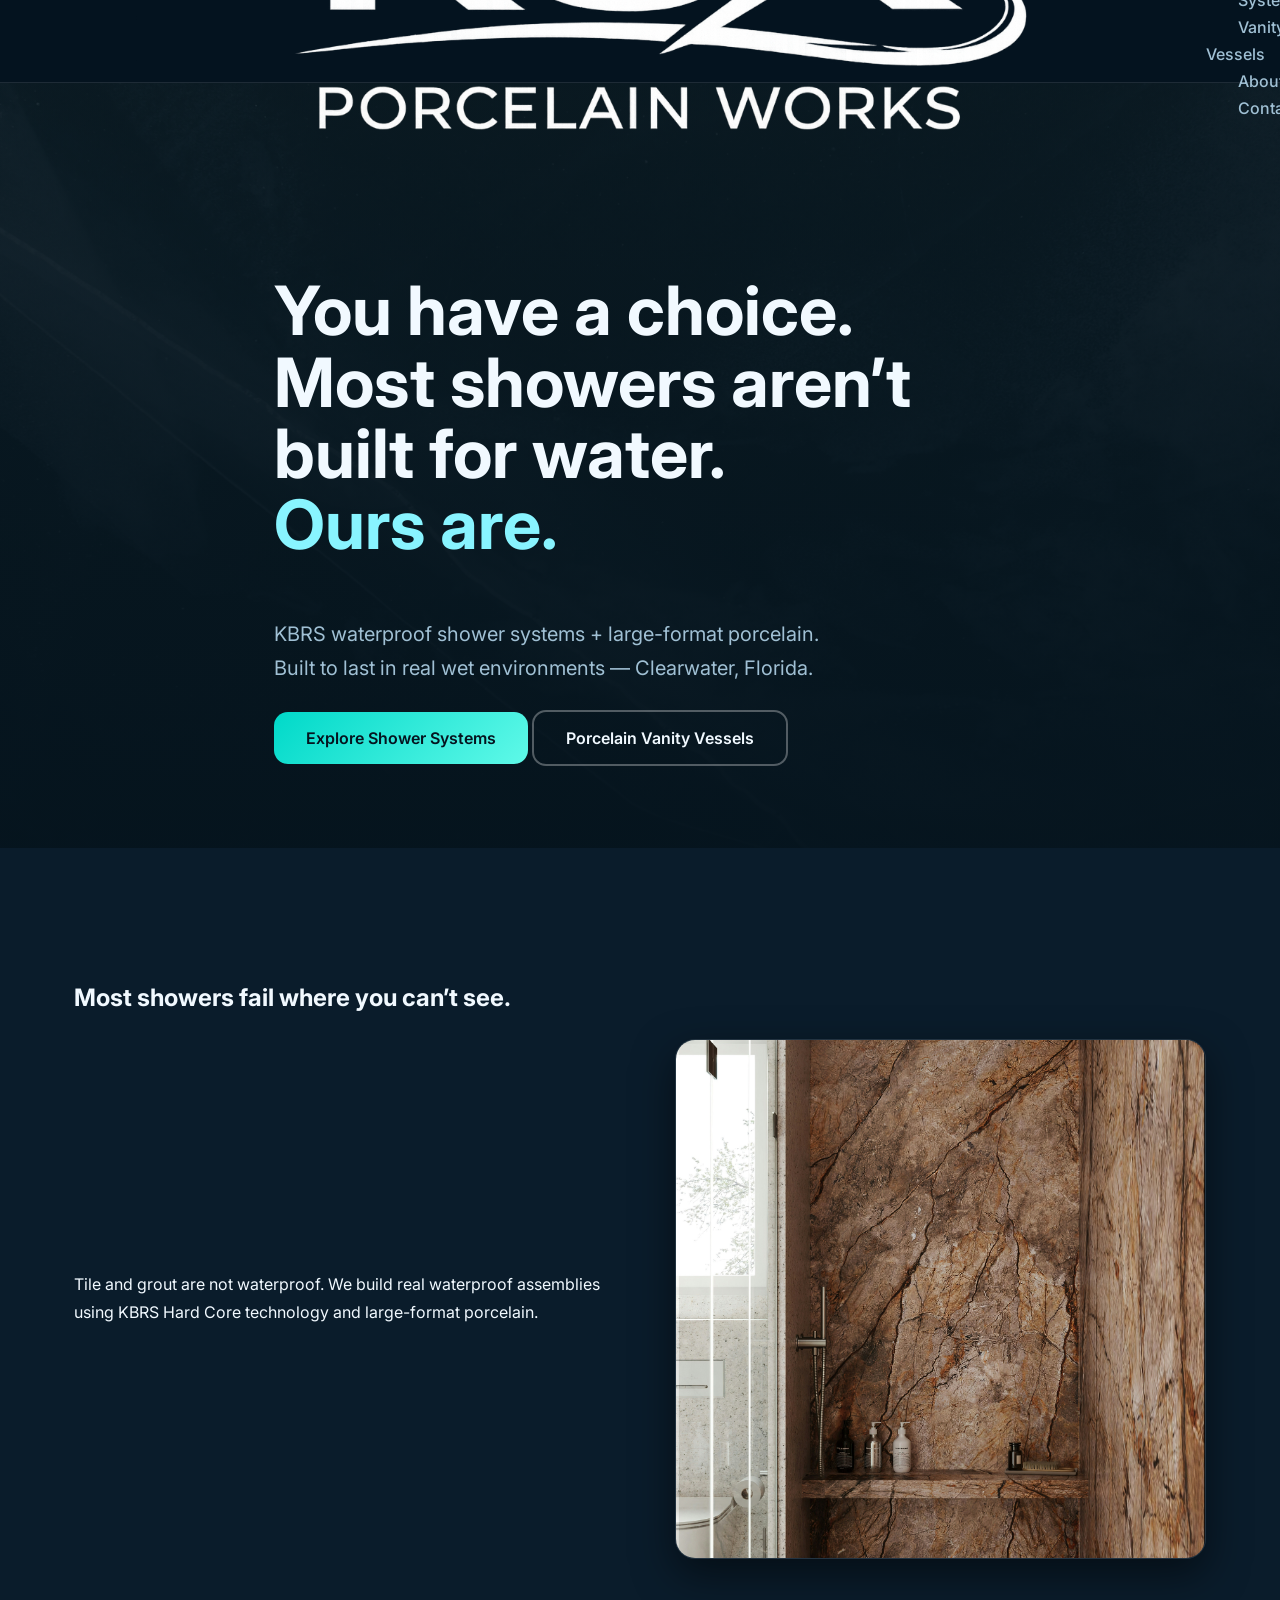
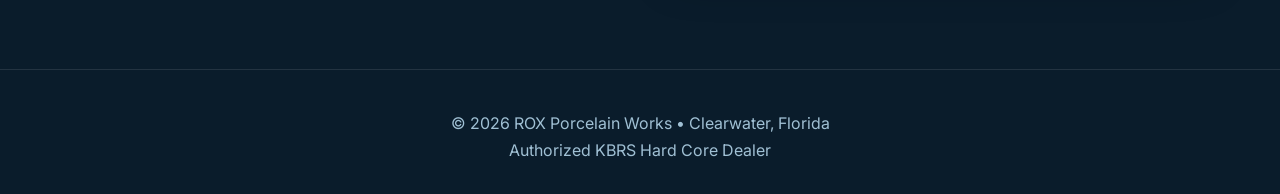
<file: index.html>
<!doctype html>
<html lang="en">
<head>
  <meta charset="utf-8" />
  <title>ROX Porcelain Works | Showers Built for Water</title>
  <meta name="viewport" content="width=device-width, initial-scale=1" />
  <meta name="description" content="KBRS waterproof shower systems and porcelain-clad vanity vessels in Clearwater, FL." />

  <link rel="preconnect" href="https://fonts.googleapis.com">
  <link rel="preconnect" href="https://fonts.gstatic.com" crossorigin>
  <link href="https://fonts.googleapis.com/css2?family=Inter:wght@400;500;600;700;800&display=swap" rel="stylesheet">

  <link rel="stylesheet" href="styles.css">
</head>

<body>

<header class="site-header">
  <div class="container header-inner">
    <img src="logo.png" alt="ROX Porcelain Works" class="logo" style="height: 72px;">
    <nav class="nav">
      <a href="index.html">Home</a>
      <a href="systems.html">Systems</a>
      <a href="vanity.html">Vanity Vessels</a>
      <a href="about.html">About</a>
      <a href="contact.html">Contact</a>
    </nav>
  </div>
</header>

<section class="hero" style="background: linear-gradient(rgba(8,22,21,0.75), rgba(8,22,21,0.88)), url('hero.jpg') center/cover no-repeat; min-height: 85vh;">
  <div class="container hero-content">
    <h1>You have a choice.<br>Most showers aren’t built for water.<br><span class="highlight">Ours are.</span></h1>
    <p class="hero-sub">
      KBRS waterproof shower systems + large-format porcelain.<br>
      Built to last in real wet environments — Clearwater, Florida.
    </p>
    <div class="hero-actions">
      <a href="systems.html" class="btn primary">Explore Shower Systems</a>
      <a href="vanity.html" class="btn ghost">Porcelain Vanity Vessels</a>
    </div>
  </div>
</section>

<section class="section">
  <div class="container">
    <h2 class="centered">Most showers fail where you can’t see.</h2>
    <div class="split">
      <div>
        <p>Tile and grout are not waterproof. We build real waterproof assemblies using KBRS Hard Core technology and large-format porcelain.</p>
      </div>
      <img src="shower.jpg" alt="Porcelain shower system" class="image-card">
    </div>
  </div>
</section>

<footer class="site-footer">
  <div class="container footer-inner">
    <div>© <span id="year"></span> ROX Porcelain Works • Clearwater, Florida</div>
    <div>Authorized KBRS Hard Core Dealer</div>
  </div>
</footer>

<script>
  document.getElementById("year").textContent = new Date().getFullYear();
</script>

</body>
</html>
</file>
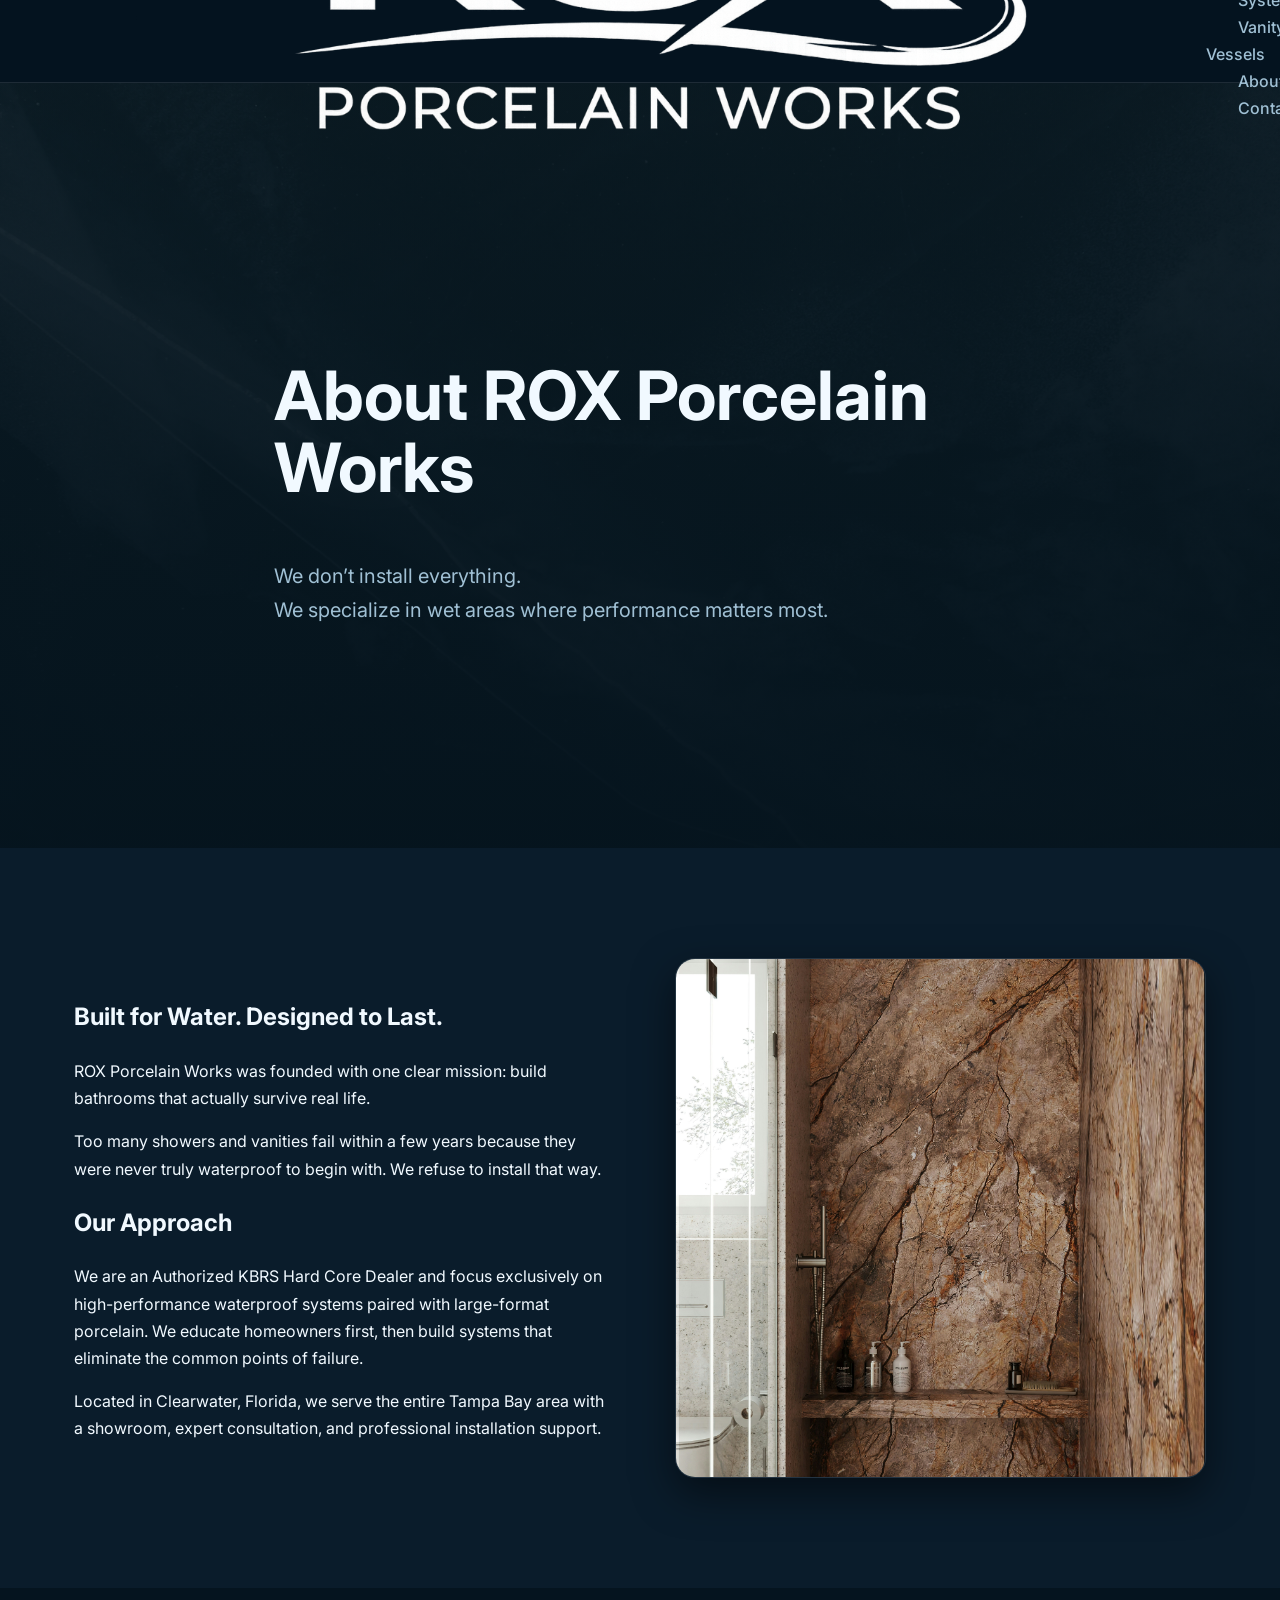
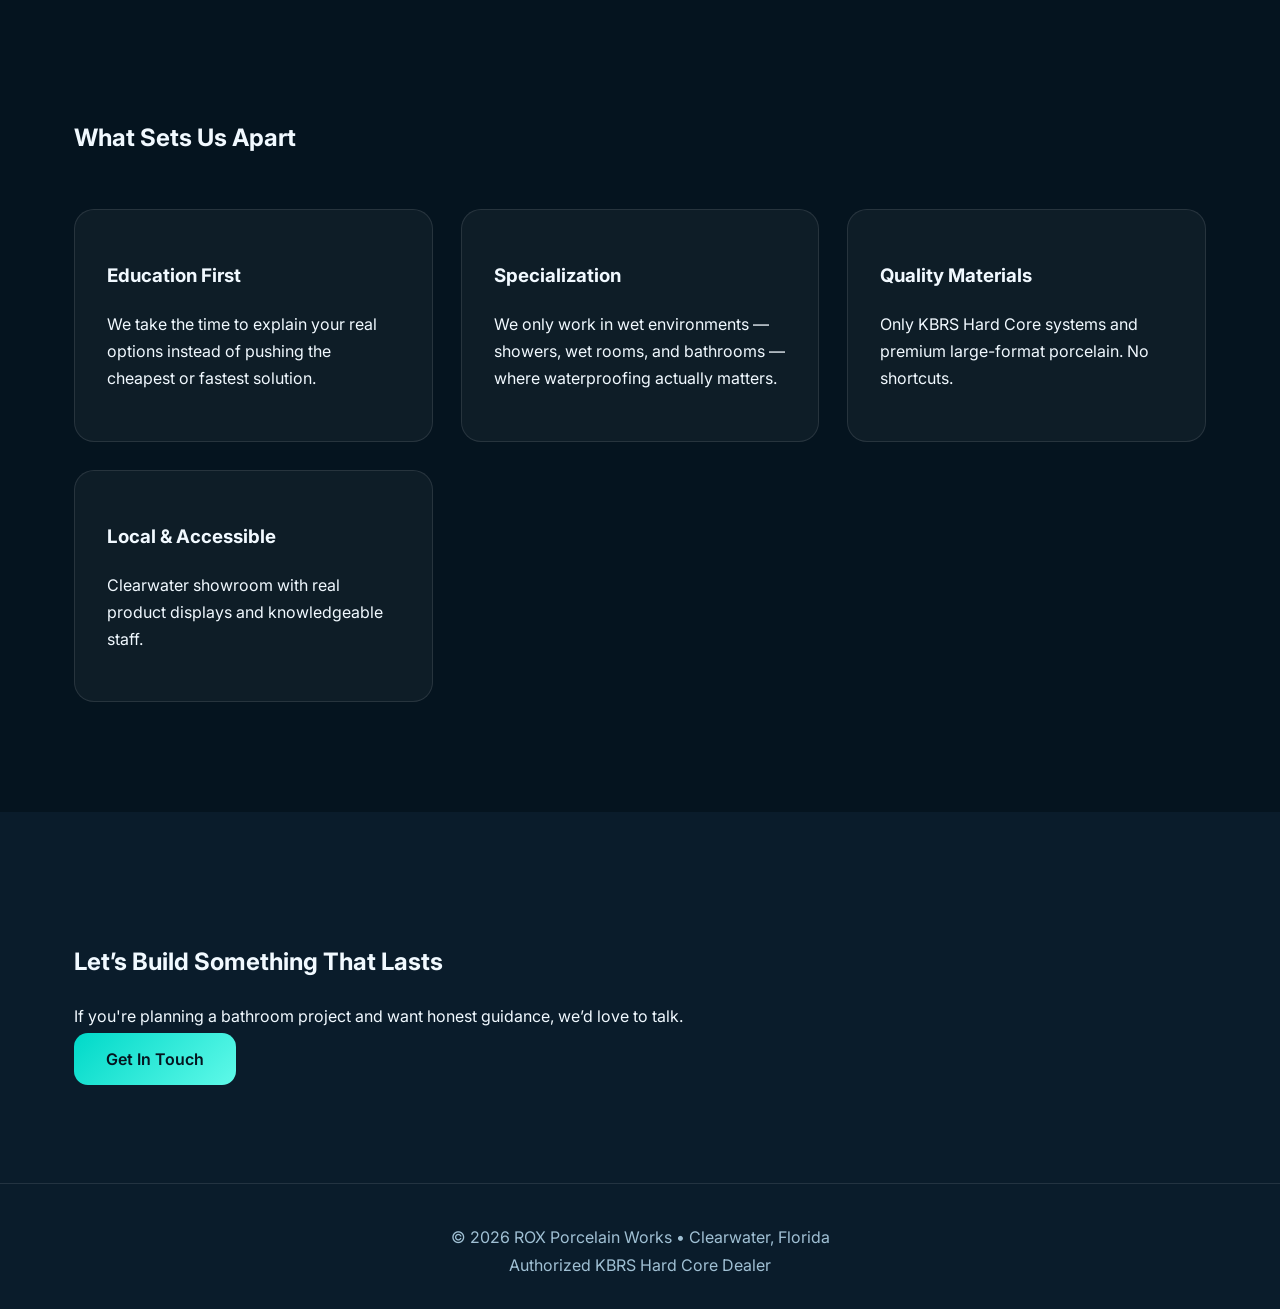
<file: about.html>
<!doctype html>
<html lang="en">
<head>
  <meta charset="utf-8" />
  <title>About Us | ROX Porcelain Works</title>
  <meta name="viewport" content="width=device-width, initial-scale=1" />
  <meta name="description" content="ROX Porcelain Works specializes in KBRS waterproof shower systems and porcelain-clad vanity vessels in Clearwater, Florida." />

  <link rel="preconnect" href="https://fonts.googleapis.com">
  <link rel="preconnect" href="https://fonts.gstatic.com" crossorigin>
  <link href="https://fonts.googleapis.com/css2?family=Inter:wght@400;500;600;700;800&display=swap" rel="stylesheet">

  <link rel="stylesheet" href="styles.css">
</head>

<body>

<header class="site-header">
  <div class="container header-inner">
    <img src="logo.png" alt="ROX Porcelain Works" class="logo" style="height: 72px;">
    <nav class="nav">
      <a href="index.html">Home</a>
      <a href="systems.html">Systems</a>
      <a href="vanity.html">Vanity Vessels</a>
      <a href="about.html">About</a>
      <a href="contact.html">Contact</a>
    </nav>
  </div>
</header>

<section class="hero" style="background: linear-gradient(rgba(8,22,21,0.75), rgba(8,22,21,0.88)), url('hero.jpg') center/cover no-repeat; min-height: 70vh;">
  <div class="container hero-content">
    <h1>About ROX Porcelain Works</h1>
    <p class="hero-sub">
      We don’t install everything.<br>
      We specialize in wet areas where performance matters most.
    </p>
  </div>
</section>

<section class="section">
  <div class="container">
    <div class="split">
      <div>
        <h2>Built for Water. Designed to Last.</h2>
        <p>ROX Porcelain Works was founded with one clear mission: build bathrooms that actually survive real life.</p>
        <p>Too many showers and vanities fail within a few years because they were never truly waterproof to begin with. We refuse to install that way.</p>
        
        <h2>Our Approach</h2>
        <p>We are an Authorized KBRS Hard Core Dealer and focus exclusively on high-performance waterproof systems paired with large-format porcelain. We educate homeowners first, then build systems that eliminate the common points of failure.</p>
        
        <p>Located in Clearwater, Florida, we serve the entire Tampa Bay area with a showroom, expert consultation, and professional installation support.</p>
      </div>
      <img src="shower.jpg" alt="ROX Porcelain Works showroom" class="image-card">
    </div>
  </div>
</section>

<section class="section dark">
  <div class="container">
    <h2 class="centered">What Sets Us Apart</h2>
    <div class="card-grid">
      <div class="card">
        <h3>Education First</h3>
        <p>We take the time to explain your real options instead of pushing the cheapest or fastest solution.</p>
      </div>
      <div class="card">
        <h3>Specialization</h3>
        <p>We only work in wet environments — showers, wet rooms, and bathrooms — where waterproofing actually matters.</p>
      </div>
      <div class="card">
        <h3>Quality Materials</h3>
        <p>Only KBRS Hard Core systems and premium large-format porcelain. No shortcuts.</p>
      </div>
      <div class="card">
        <h3>Local &amp; Accessible</h3>
        <p>Clearwater showroom with real product displays and knowledgeable staff.</p>
      </div>
    </div>
  </div>
</section>

<section class="section contact">
  <div class="container contact-box">
    <h2>Let’s Build Something That Lasts</h2>
    <p>If you're planning a bathroom project and want honest guidance, we’d love to talk.</p>
    <a href="contact.html" class="btn primary" style="margin-top: 20px;">Get In Touch</a>
  </div>
</section>

<footer class="site-footer">
  <div class="container footer-inner">
    <div>© <span id="year"></span> ROX Porcelain Works • Clearwater, Florida</div>
    <div>Authorized KBRS Hard Core Dealer</div>
  </div>
</footer>

<script>
  document.getElementById("year").textContent = new Date().getFullYear();
</script>

</body>
</html>
</file>
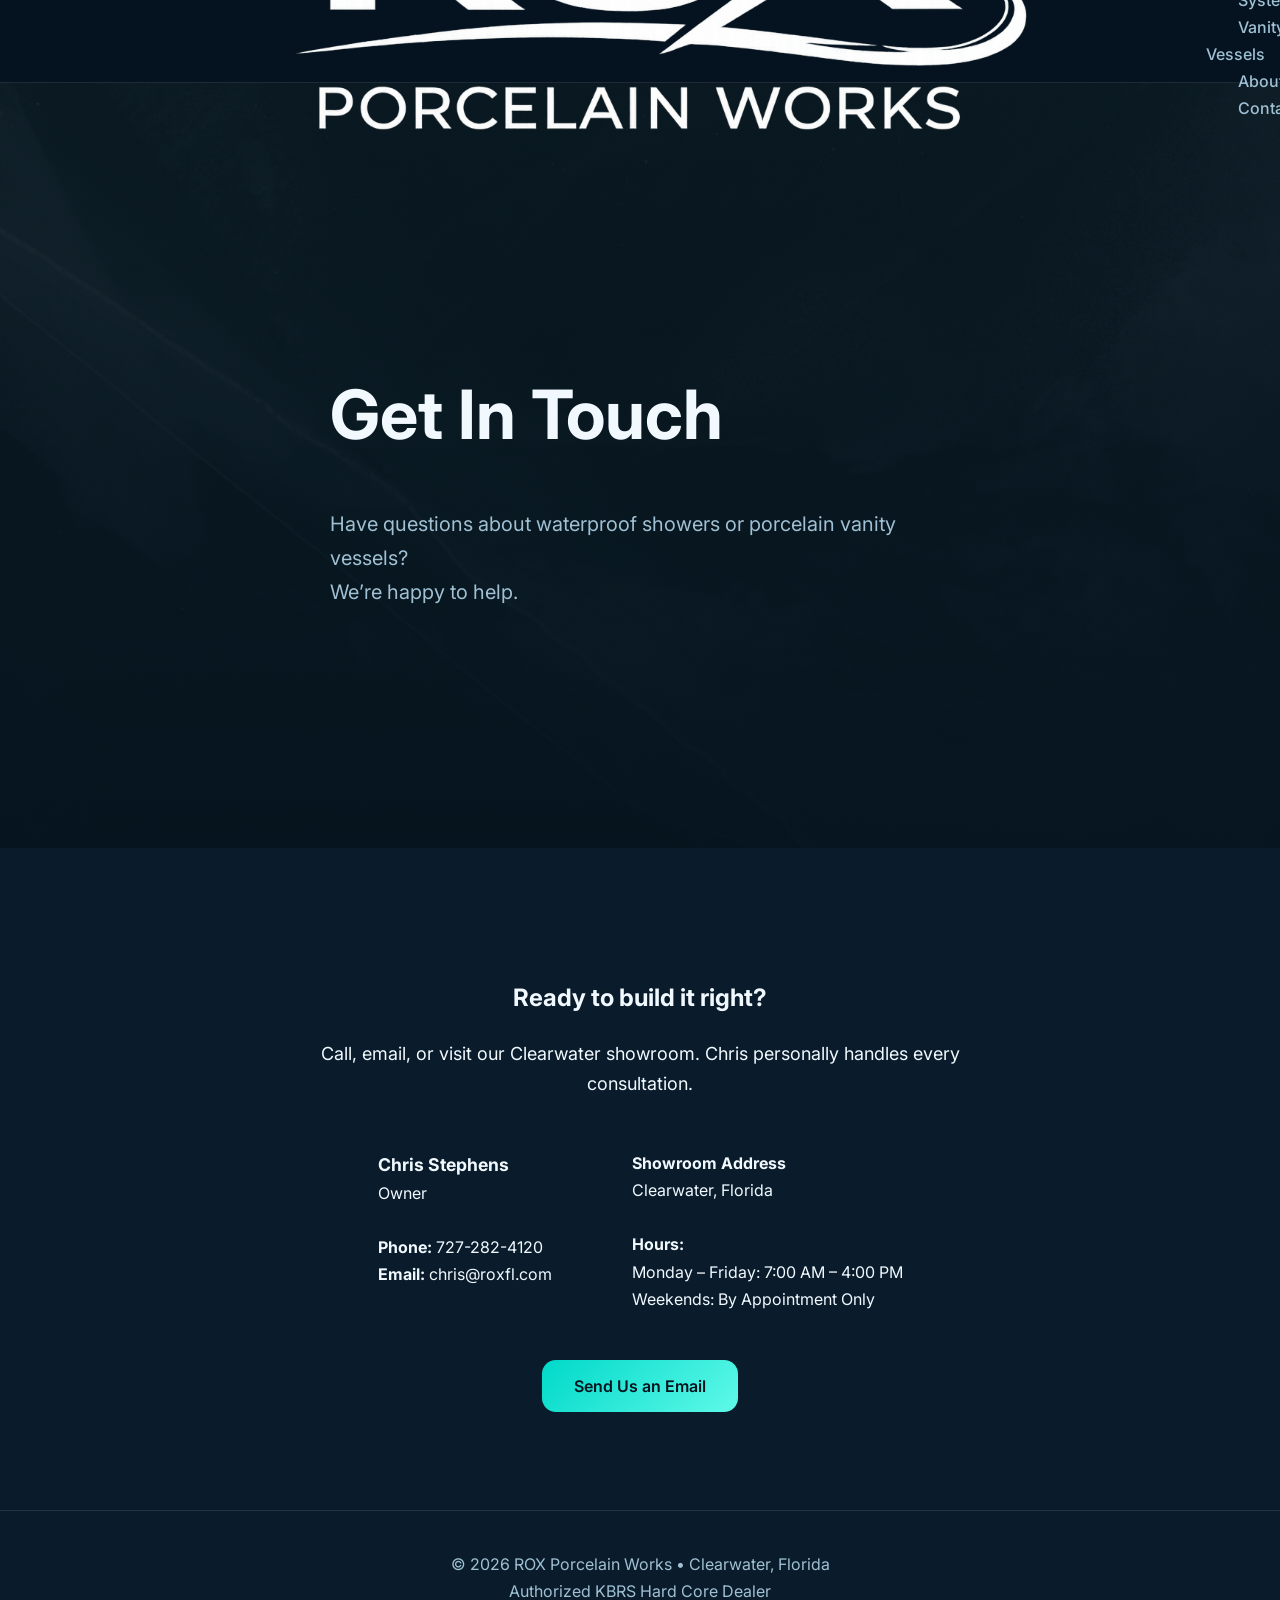
<file: contact.html>
<!doctype html>
<html lang="en">
<head>
  <meta charset="utf-8" />
  <title>Contact Us | ROX Porcelain Works</title>
  <meta name="viewport" content="width=device-width, initial-scale=1" />
  <meta name="description" content="Contact ROX Porcelain Works in Clearwater, Florida for KBRS shower systems and porcelain vanity vessels." />

  <link rel="preconnect" href="https://fonts.googleapis.com">
  <link rel="preconnect" href="https://fonts.gstatic.com" crossorigin>
  <link href="https://fonts.googleapis.com/css2?family=Inter:wght@400;500;600;700;800&display=swap" rel="stylesheet">

  <link rel="stylesheet" href="styles.css">
</head>

<body>

<header class="site-header">
  <div class="container header-inner">
    <img src="logo.png" alt="ROX Porcelain Works" class="logo" style="height: 72px;">
    <nav class="nav">
      <a href="index.html">Home</a>
      <a href="systems.html">Systems</a>
      <a href="vanity.html">Vanity Vessels</a>
      <a href="about.html">About</a>
      <a href="contact.html">Contact</a>
    </nav>
  </div>
</header>

<section class="hero" style="background: linear-gradient(rgba(8,22,21,0.75), rgba(8,22,21,0.88)), url('hero.jpg') center/cover no-repeat; min-height: 60vh;">
  <div class="container hero-content">
    <h1>Get In Touch</h1>
    <p class="hero-sub">
      Have questions about waterproof showers or porcelain vanity vessels?<br>
      We’re happy to help.
    </p>
  </div>
</section>

<section class="section">
  <div class="container contact-box" style="max-width: 700px;">
    <h2 style="text-align: center;">Ready to build it right?</h2>
    <p style="text-align: center; font-size: 18px;">Call, email, or visit our Clearwater showroom. Chris personally handles every consultation.</p>

    <div class="contact-info" style="margin-top: 50px; justify-content: center; gap: 80px;">
      <div>
        <strong style="font-size: 1.1em;">Chris Stephens</strong><br>
        Owner<br><br>
        <strong>Phone:</strong> 727-282-4120<br>
        <strong>Email:</strong> chris@roxfl.com
      </div>
      <div>
        <strong>Showroom Address</strong><br>
        Clearwater, Florida<br><br>
        <strong>Hours:</strong><br>
        Monday – Friday: 7:00 AM – 4:00 PM<br>
        Weekends: By Appointment Only
      </div>
    </div>

    <div style="text-align: center; margin-top: 60px;">
      <a href="mailto:chris@roxfl.com" class="btn primary">Send Us an Email</a>
    </div>
  </div>
</section>

<footer class="site-footer">
  <div class="container footer-inner">
    <div>© <span id="year"></span> ROX Porcelain Works • Clearwater, Florida</div>
    <div>Authorized KBRS Hard Core Dealer</div>
  </div>
</footer>

<script>
  document.getElementById("year").textContent = new Date().getFullYear();
</script>

</body>
</html>
</file>
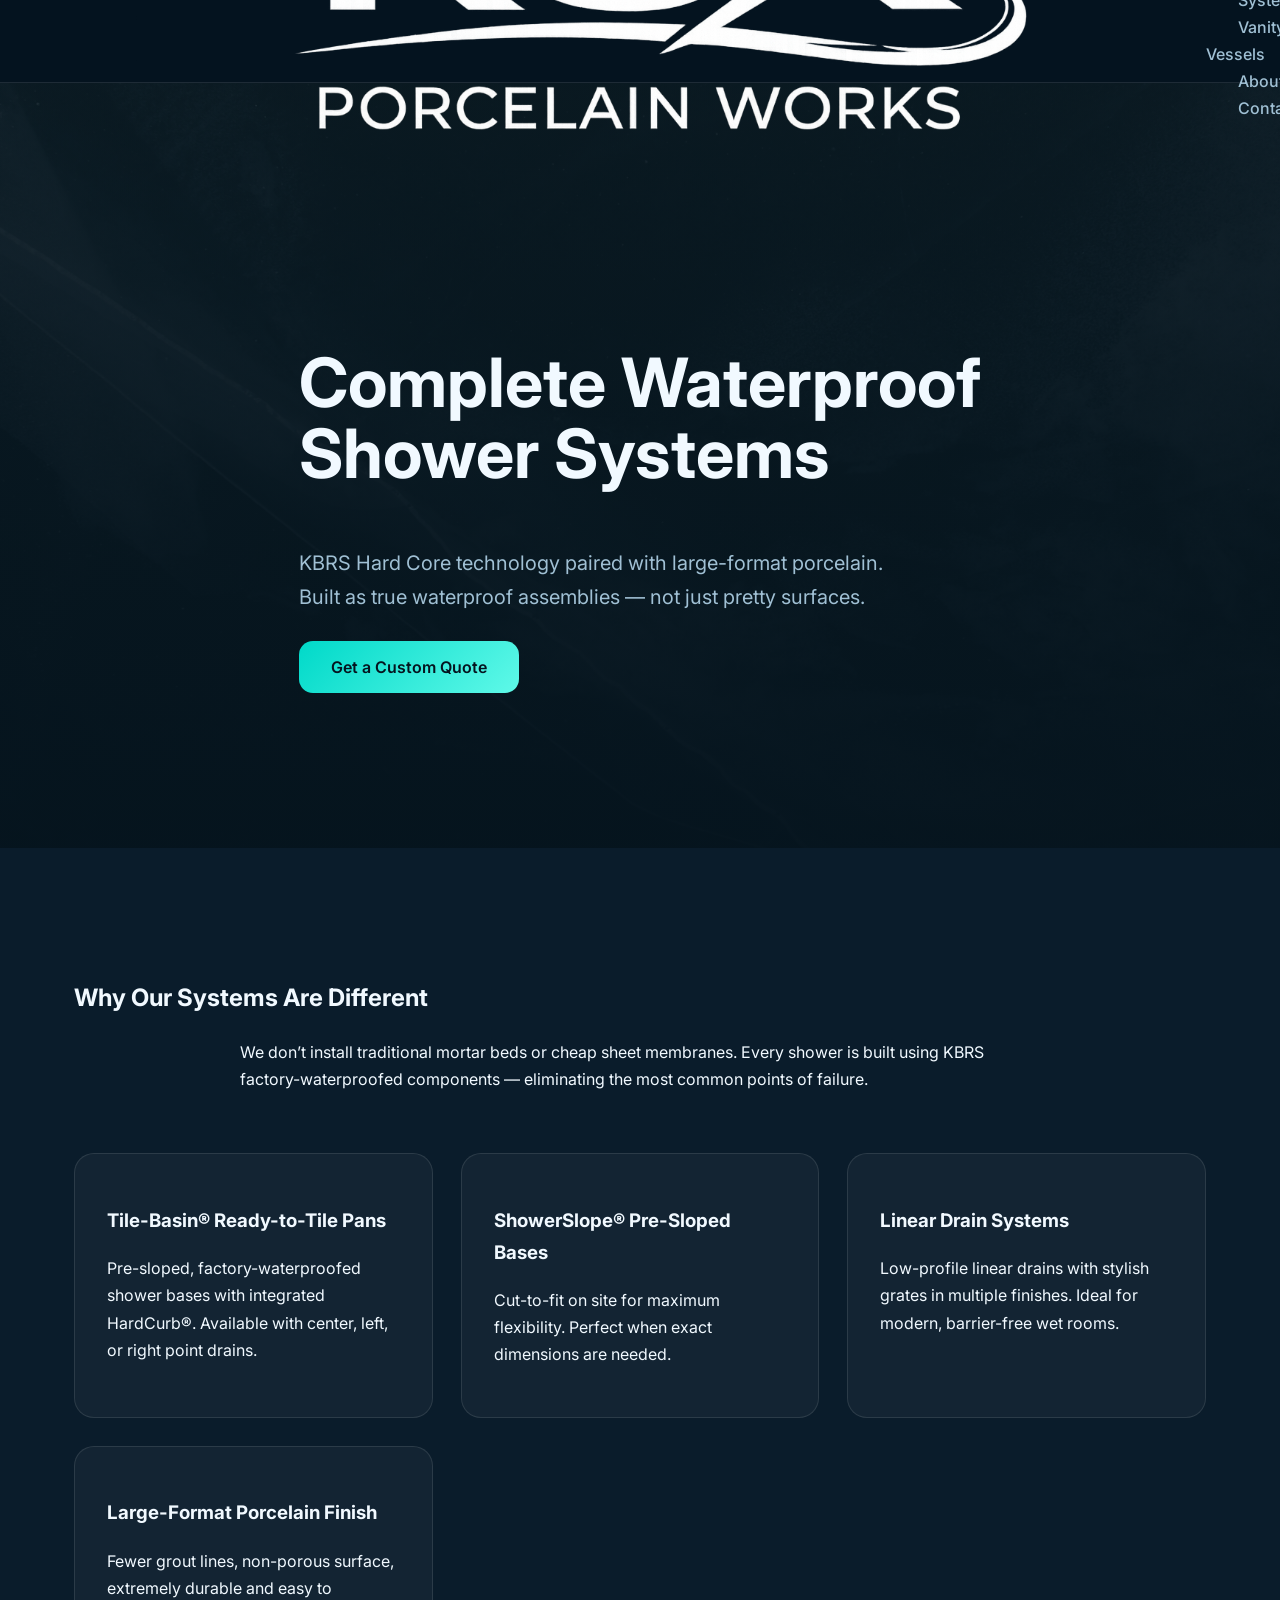
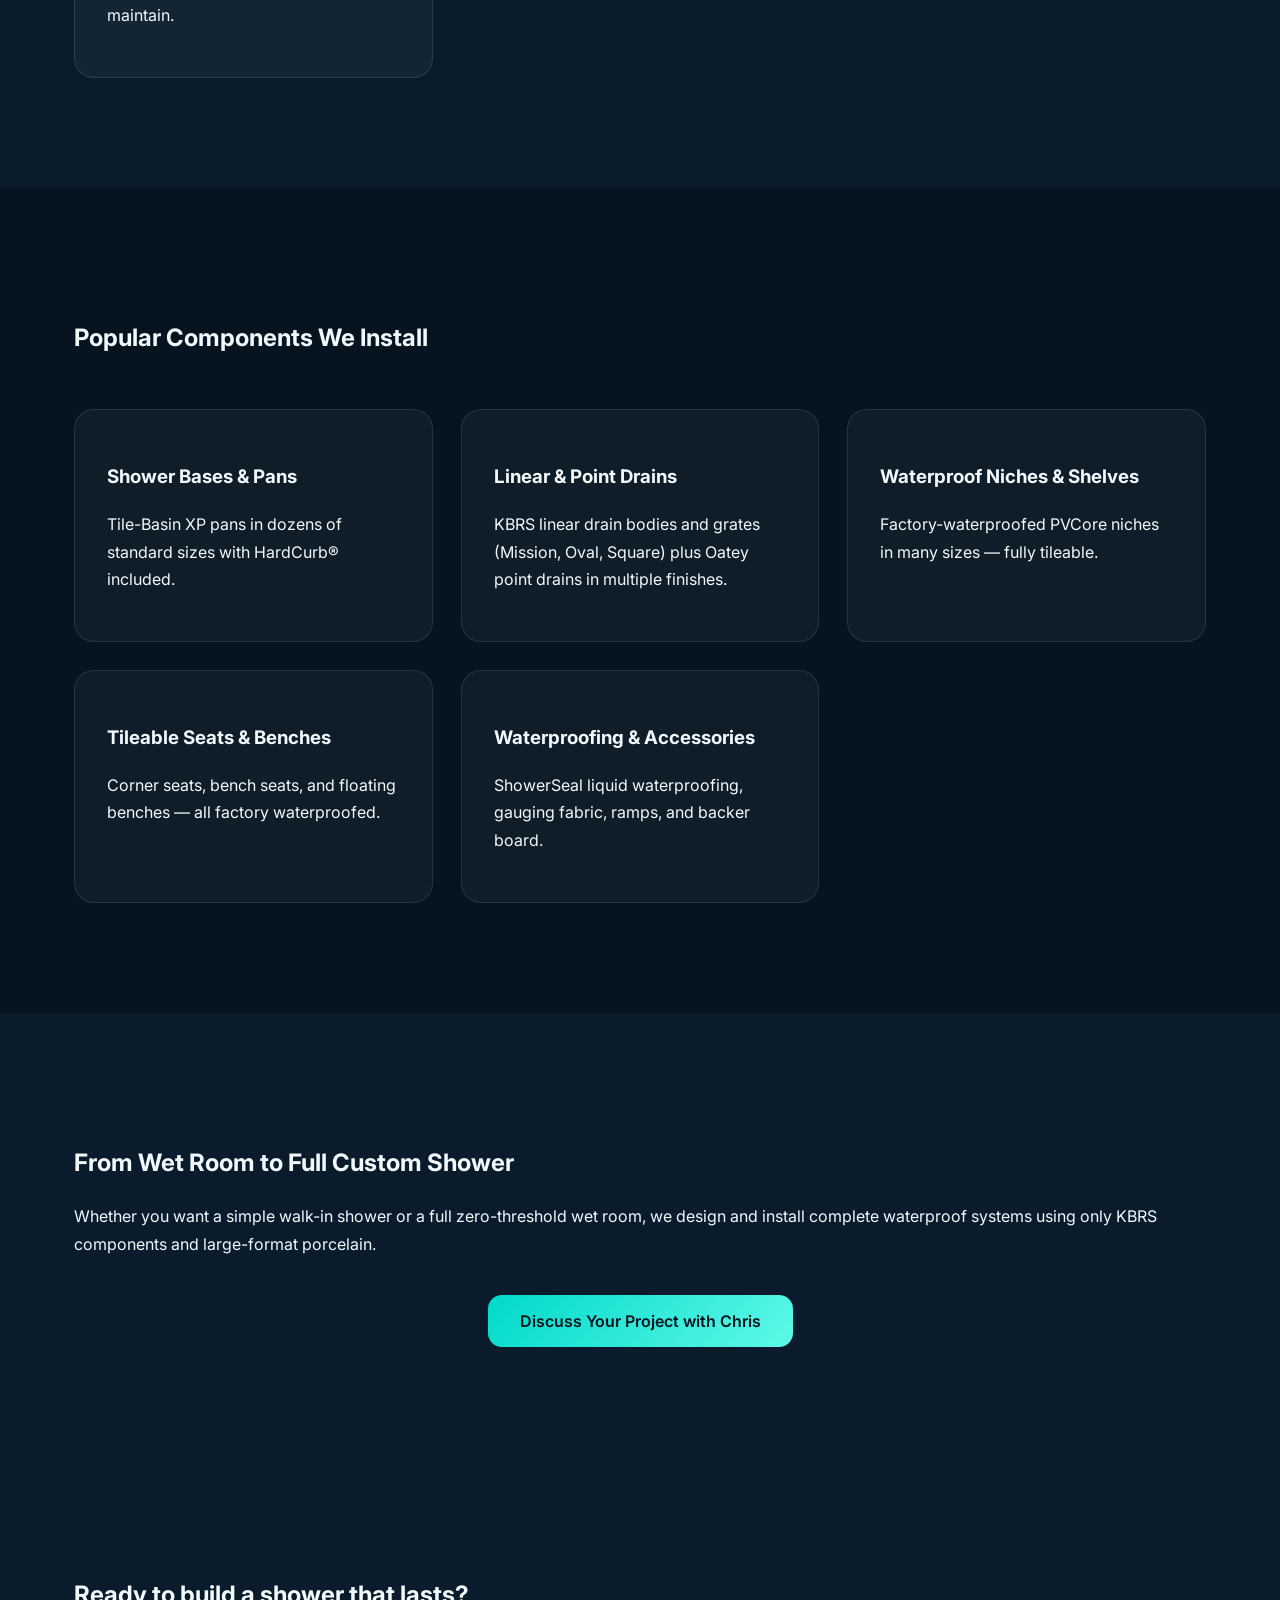
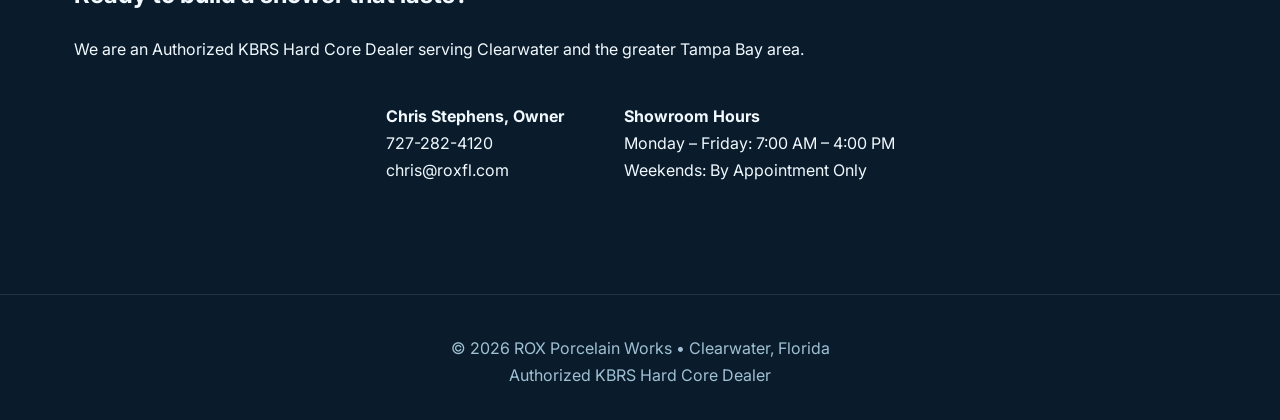
<file: systems.html>
<!doctype html>
<html lang="en">
<head>
  <meta charset="utf-8" />
  <title>Shower Systems | ROX Porcelain Works</title>
  <meta name="viewport" content="width=device-width, initial-scale=1" />
  <meta name="description" content="Complete KBRS waterproof shower systems including Tile-Basin pans, ShowerSlope bases, linear drains, niches, and seats. Clearwater, FL." />

  <link rel="preconnect" href="https://fonts.googleapis.com">
  <link rel="preconnect" href="https://fonts.gstatic.com" crossorigin>
  <link href="https://fonts.googleapis.com/css2?family=Inter:wght@400;500;600;700;800&display=swap" rel="stylesheet">

  <link rel="stylesheet" href="styles.css">
</head>

<body>

<header class="site-header">
  <div class="container header-inner">
    <img src="logo.png" alt="ROX Porcelain Works" class="logo" style="height: 72px;">
    <nav class="nav">
      <a href="index.html">Home</a>
      <a href="systems.html">Systems</a>
      <a href="vanity.html">Vanity Vessels</a>
      <a href="about.html">About</a>
      <a href="contact.html">Contact</a>
    </nav>
  </div>
</header>

<section class="hero" style="background: linear-gradient(rgba(8,22,21,0.75), rgba(8,22,21,0.88)), url('hero.jpg') center/cover no-repeat; min-height: 65vh;">
  <div class="container hero-content">
    <h1>Complete Waterproof<br>Shower Systems</h1>
    <p class="hero-sub">
      KBRS Hard Core technology paired with large-format porcelain.<br>
      Built as true waterproof assemblies — not just pretty surfaces.
    </p>
    <div class="hero-actions">
      <a href="contact.html" class="btn primary">Get a Custom Quote</a>
    </div>
  </div>
</section>

<section class="section">
  <div class="container">
    <h2 class="centered">Why Our Systems Are Different</h2>
    <p class="centered muted" style="max-width: 800px; margin: 0 auto 60px;">
      We don’t install traditional mortar beds or cheap sheet membranes. Every shower is built using KBRS factory-waterproofed components — eliminating the most common points of failure.
    </p>

    <div class="card-grid">
      <div class="card">
        <h3>Tile-Basin® Ready-to-Tile Pans</h3>
        <p>Pre-sloped, factory-waterproofed shower bases with integrated HardCurb®. Available with center, left, or right point drains.</p>
      </div>
      <div class="card">
        <h3>ShowerSlope® Pre-Sloped Bases</h3>
        <p>Cut-to-fit on site for maximum flexibility. Perfect when exact dimensions are needed.</p>
      </div>
      <div class="card">
        <h3>Linear Drain Systems</h3>
        <p>Low-profile linear drains with stylish grates in multiple finishes. Ideal for modern, barrier-free wet rooms.</p>
      </div>
      <div class="card">
        <h3>Large-Format Porcelain Finish</h3>
        <p>Fewer grout lines, non-porous surface, extremely durable and easy to maintain.</p>
      </div>
    </div>
  </div>
</section>

<section class="section dark">
  <div class="container">
    <h2 class="centered">Popular Components We Install</h2>
    
    <div class="card-grid">
      <div class="card">
        <h3>Shower Bases & Pans</h3>
        <p>Tile-Basin XP pans in dozens of standard sizes with HardCurb® included.</p>
      </div>
      <div class="card">
        <h3>Linear & Point Drains</h3>
        <p>KBRS linear drain bodies and grates (Mission, Oval, Square) plus Oatey point drains in multiple finishes.</p>
      </div>
      <div class="card">
        <h3>Waterproof Niches & Shelves</h3>
        <p>Factory-waterproofed PVCore niches in many sizes — fully tileable.</p>
      </div>
      <div class="card">
        <h3>Tileable Seats & Benches</h3>
        <p>Corner seats, bench seats, and floating benches — all factory waterproofed.</p>
      </div>
      <div class="card">
        <h3>Waterproofing & Accessories</h3>
        <p>ShowerSeal liquid waterproofing, gauging fabric, ramps, and backer board.</p>
      </div>
    </div>
  </div>
</section>

<section class="section">
  <div class="container">
    <h2 class="centered">From Wet Room to Full Custom Shower</h2>
    <p class="centered muted">Whether you want a simple walk-in shower or a full zero-threshold wet room, we design and install complete waterproof systems using only KBRS components and large-format porcelain.</p>
    
    <div style="text-align: center; margin-top: 50px;">
      <a href="contact.html" class="btn primary">Discuss Your Project with Chris</a>
    </div>
  </div>
</section>

<section class="section contact">
  <div class="container contact-box">
    <h2>Ready to build a shower that lasts?</h2>
    <p>We are an Authorized KBRS Hard Core Dealer serving Clearwater and the greater Tampa Bay area.</p>

    <div class="contact-info">
      <div>
        <strong>Chris Stephens, Owner</strong><br>
        727-282-4120<br>
        chris@roxfl.com
      </div>
      <div>
        <strong>Showroom Hours</strong><br>
        Monday – Friday: 7:00 AM – 4:00 PM<br>
        Weekends: By Appointment Only
      </div>
    </div>
  </div>
</section>

<footer class="site-footer">
  <div class="container footer-inner">
    <div>© <span id="year"></span> ROX Porcelain Works • Clearwater, Florida</div>
    <div>Authorized KBRS Hard Core Dealer</div>
  </div>
</footer>

<script>
  document.getElementById("year").textContent = new Date().getFullYear();
</script>

</body>
</html>
</file>
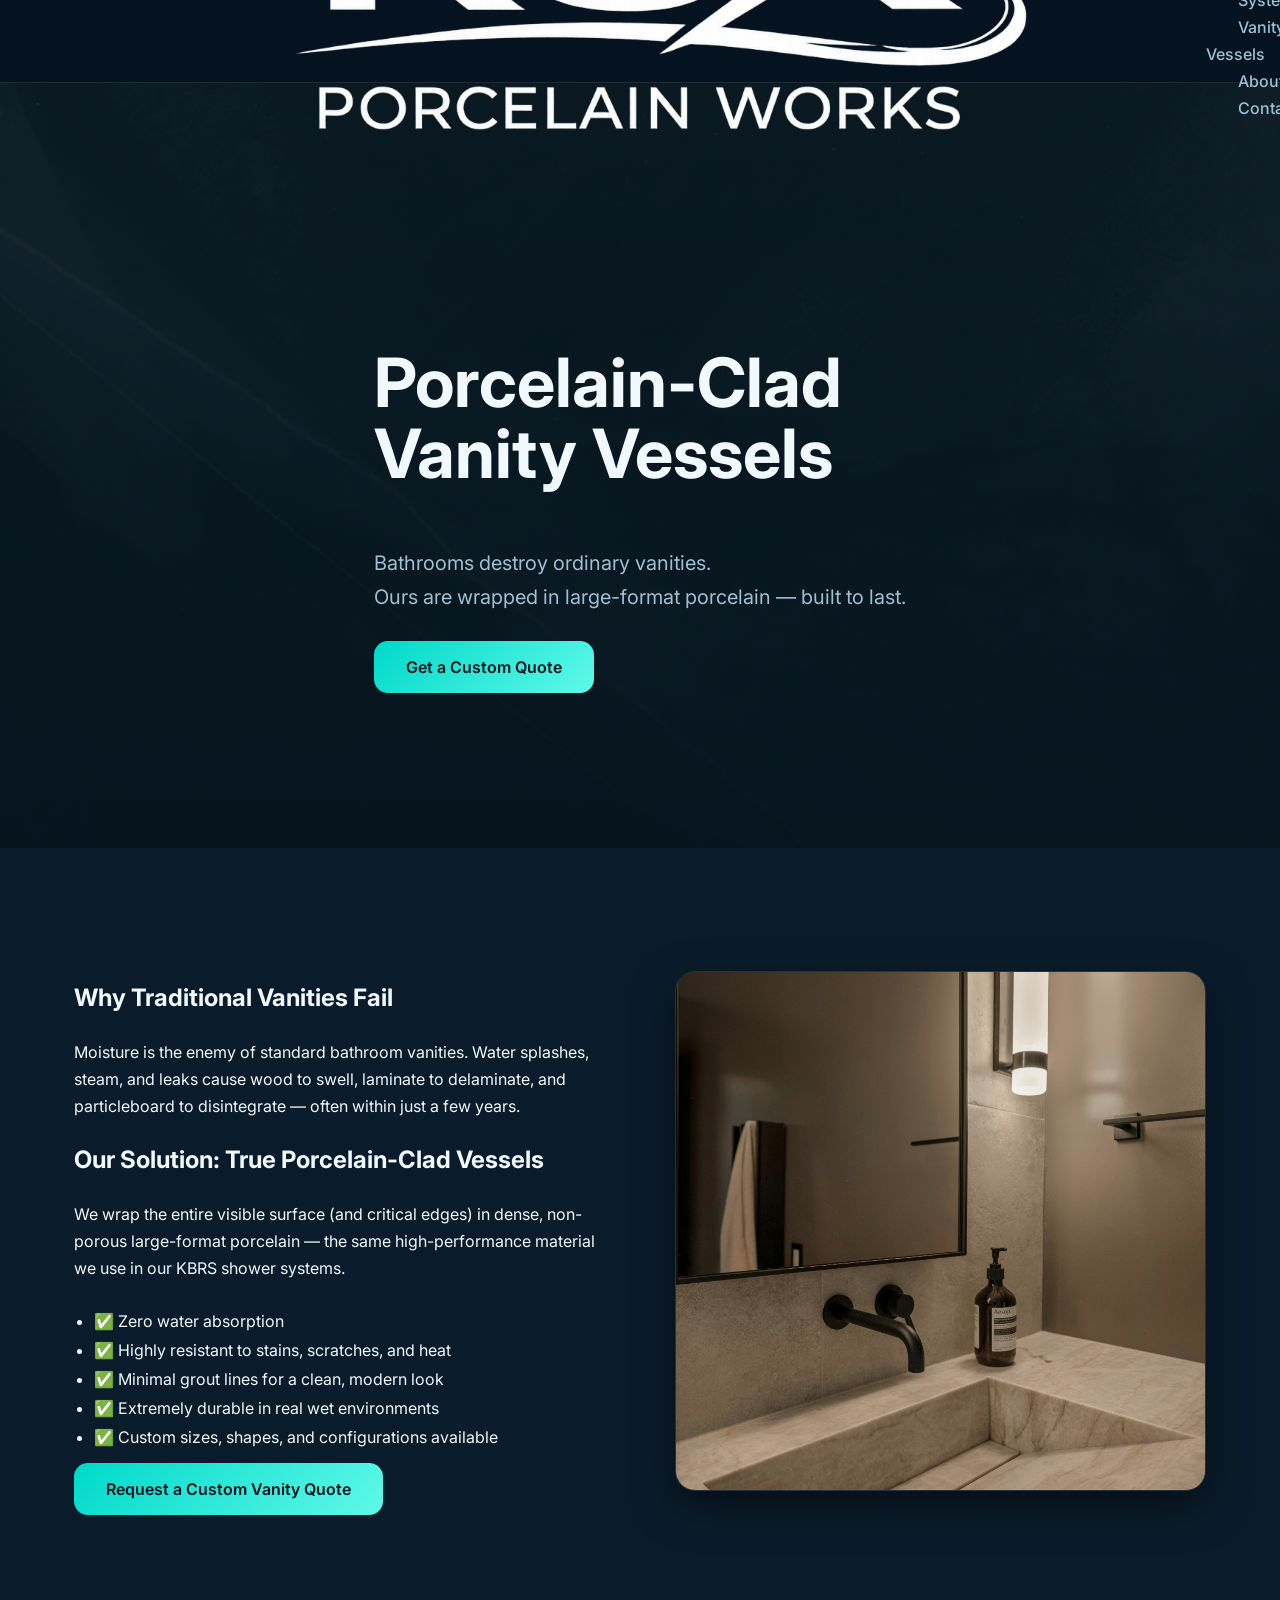
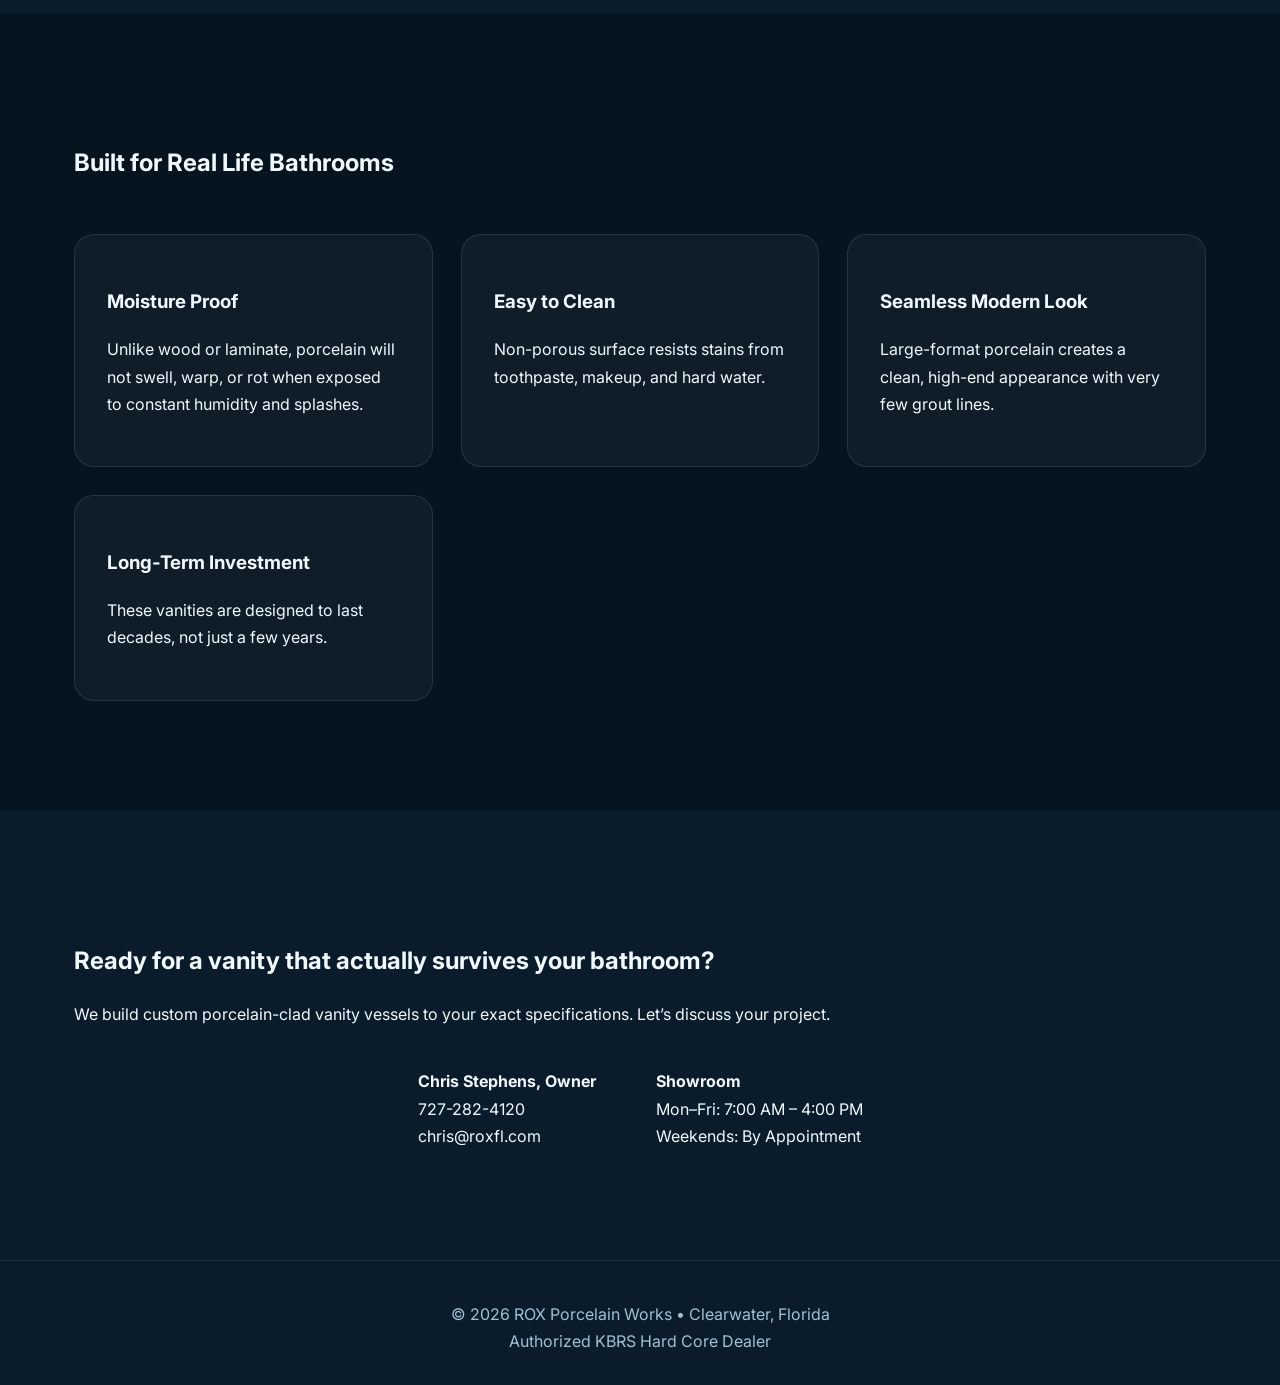
<file: vanity.html>
<!doctype html>
<html lang="en">
<head>
  <meta charset="utf-8" />
  <title>Porcelain-Clad Vanity Vessels | ROX Porcelain Works</title>
  <meta name="viewport" content="width=device-width, initial-scale=1" />
  <meta name="description" content="Moisture-proof porcelain-clad vanity vessels built to survive real bathrooms. Custom sizes and designs available in Clearwater, FL." />

  <link rel="preconnect" href="https://fonts.googleapis.com">
  <link rel="preconnect" href="https://fonts.gstatic.com" crossorigin>
  <link href="https://fonts.googleapis.com/css2?family=Inter:wght@400;500;600;700;800&display=swap" rel="stylesheet">

  <link rel="stylesheet" href="styles.css">
</head>

<body>

<header class="site-header">
  <div class="container header-inner">
    <img src="logo.png" alt="ROX Porcelain Works" class="logo" style="height: 72px;">
    <nav class="nav">
      <a href="index.html">Home</a>
      <a href="systems.html">Systems</a>
      <a href="vanity.html">Vanity Vessels</a>
      <a href="about.html">About</a>
      <a href="contact.html">Contact</a>
    </nav>
  </div>
</header>

<section class="hero" style="background: linear-gradient(rgba(8,22,21,0.75), rgba(8,22,21,0.88)), url('hero.jpg') center/cover no-repeat; min-height: 70vh;">
  <div class="container hero-content">
    <h1>Porcelain-Clad<br>Vanity Vessels</h1>
    <p class="hero-sub">
      Bathrooms destroy ordinary vanities.<br>
      Ours are wrapped in large-format porcelain — built to last.
    </p>
    <div class="hero-actions">
      <a href="contact.html" class="btn primary">Get a Custom Quote</a>
    </div>
  </div>
</section>

<section class="section">
  <div class="container">
    <div class="split">
      <div>
        <h2>Why Traditional Vanities Fail</h2>
        <p>Moisture is the enemy of standard bathroom vanities. Water splashes, steam, and leaks cause wood to swell, laminate to delaminate, and particleboard to disintegrate — often within just a few years.</p>
        
        <h2>Our Solution: True Porcelain-Clad Vessels</h2>
        <p>We wrap the entire visible surface (and critical edges) in dense, non-porous large-format porcelain — the same high-performance material we use in our KBRS shower systems.</p>
        
        <ul style="margin: 25px 0; padding-left: 20px; line-height: 1.8;">
          <li>✅ Zero water absorption</li>
          <li>✅ Highly resistant to stains, scratches, and heat</li>
          <li>✅ Minimal grout lines for a clean, modern look</li>
          <li>✅ Extremely durable in real wet environments</li>
          <li>✅ Custom sizes, shapes, and configurations available</li>
        </ul>

        <a href="contact.html" class="btn primary">Request a Custom Vanity Quote</a>
      </div>

      <img src="vanity.jpg" alt="Porcelain clad vanity vessel" class="image-card">
    </div>
  </div>
</section>

<section class="section dark">
  <div class="container">
    <h2 class="centered">Built for Real Life Bathrooms</h2>
    <div class="card-grid">
      <div class="card">
        <h3>Moisture Proof</h3>
        <p>Unlike wood or laminate, porcelain will not swell, warp, or rot when exposed to constant humidity and splashes.</p>
      </div>
      <div class="card">
        <h3>Easy to Clean</h3>
        <p>Non-porous surface resists stains from toothpaste, makeup, and hard water.</p>
      </div>
      <div class="card">
        <h3>Seamless Modern Look</h3>
        <p>Large-format porcelain creates a clean, high-end appearance with very few grout lines.</p>
      </div>
      <div class="card">
        <h3>Long-Term Investment</h3>
        <p>These vanities are designed to last decades, not just a few years.</p>
      </div>
    </div>
  </div>
</section>

<section class="section">
  <div class="container contact-box">
    <h2>Ready for a vanity that actually survives your bathroom?</h2>
    <p>We build custom porcelain-clad vanity vessels to your exact specifications. Let’s discuss your project.</p>
    
    <div class="contact-info" style="margin-top: 40px;">
      <div>
        <strong>Chris Stephens, Owner</strong><br>
        727-282-4120<br>
        chris@roxfl.com
      </div>
      <div>
        <strong>Showroom</strong><br>
        Mon–Fri: 7:00 AM – 4:00 PM<br>
        Weekends: By Appointment
      </div>
    </div>
  </div>
</section>

<footer class="site-footer">
  <div class="container footer-inner">
    <div>© <span id="year"></span> ROX Porcelain Works • Clearwater, Florida</div>
    <div>Authorized KBRS Hard Core Dealer</div>
  </div>
</footer>

<script>
  document.getElementById("year").textContent = new Date().getFullYear();
</script>

</body>
</html>
</file>
<file: styles.css>
:root {
  --bg: #0a1c2b;
  --bg-dark: #05141f;
  --surface: #132b40;
  --text: #f1f9ff;
  --muted: #a0c0d4;
  --accent: #00d9c9;
  --accent-light: #5ff9e8;
  --highlight: #88f4ff;
  --border: rgba(255,255,255,0.10);
}

* { box-sizing: border-box; }

body {
  margin: 0;
  font-family: 'Inter', system-ui, sans-serif;
  background: var(--bg);
  color: var(--text);
  line-height: 1.7;
}

/* Container */
.container {
  max-width: 1180px;
  margin: 0 auto;
  padding: 0 24px;
}

/* Header */
.site-header {
  position: sticky;
  top: 0;
  background: rgba(5, 20, 31, 0.97);
  backdrop-filter: blur(12px);
  border-bottom: 1px solid var(--border);
  z-index: 100;
}

.header-inner {
  display: flex;
  justify-content: space-between;
  align-items: center;
  height: 82px;
}

.logo {
  height: 68px;
  width: auto;
}

.nav a {
  color: var(--muted);
  margin-left: 32px;
  text-decoration: none;
  font-weight: 500;
}

.nav a:hover { color: var(--accent-light); }

/* Hero - Fixed Size & Contained */
.hero {
  min-height: 85vh;
  max-height: 85vh;
  padding: 180px 0 140px;
  background-size: cover !important;
  background-position: center !important;
  background-repeat: no-repeat !important;
  display: flex;
  align-items: center;
  position: relative;
  overflow: hidden;
}

.hero::before {
  content: '';
  position: absolute;
  inset: 0;
  background: linear-gradient(to bottom, rgba(10,28,43,0.55), rgba(5,20,31,0.88));
}

.hero-content {
  position: relative;
  z-index: 2;
  max-width: 780px;
}

.hero h1 {
  font-size: clamp(48px, 7vw, 68px);
  line-height: 1.05;
  font-weight: 700;
}

.highlight { color: var(--highlight); }

.hero-sub {
  font-size: 20px;
  color: var(--muted);
  max-width: 620px;
  margin-bottom: 40px;
}

/* Buttons */
.btn {
  padding: 16px 32px;
  border-radius: 14px;
  font-weight: 600;
  text-decoration: none;
  transition: all 0.3s ease;
}

.primary {
  background: linear-gradient(135deg, var(--accent), var(--accent-light));
  color: #05141f;
}

.ghost {
  border: 2px solid rgba(255,255,255,0.3);
  color: var(--text);
}

/* Image Cards - Fixed Size */
.image-card {
  width: 100%;
  max-height: 520px;
  object-fit: cover;
  border-radius: 20px;
  border: 1px solid var(--border);
  box-shadow: 0 15px 40px rgba(0,0,0,0.5);
}

/* Sections */
.section { padding: 110px 0; }
.section.dark { background: var(--bg-dark); }

.split {
  display: grid;
  grid-template-columns: 1fr 1fr;
  gap: 70px;
  align-items: center;
}

.card-grid {
  display: grid;
  grid-template-columns: repeat(auto-fit, minmax(280px, 1fr));
  gap: 28px;
  margin-top: 50px;
}

.card {
  background: rgba(255,255,255,0.04);
  border: 1px solid var(--border);
  border-radius: 20px;
  padding: 32px;
}

.contact-info {
  display: flex;
  justify-content: center;
  gap: 60px;
  margin-top: 40px;
  flex-wrap: wrap;
}

.site-footer {
  border-top: 1px solid var(--border);
  padding: 40px 0 30px;
  color: var(--muted);
  text-align: center;
}

/* Responsive */
@media (max-width: 768px) {
  .split { grid-template-columns: 1fr; gap: 40px; }
  .hero { min-height: 70vh; padding: 140px 0 100px; }
  .image-card { max-height: 380px; }
}

/* === URGENT FIX - GIGANTIC IMAGES === */
.hero {
  height: 85vh !important;
  max-height: 85vh !important;
  background-size: cover !important;
  background-position: center !important;
  overflow: hidden !important;
}

.image-card {
  max-height: 520px !important;
  object-fit: cover !important;
  width: 100% !important;
}

img {
  max-width: 100% !important;
  height: auto !important;
}
</file>
